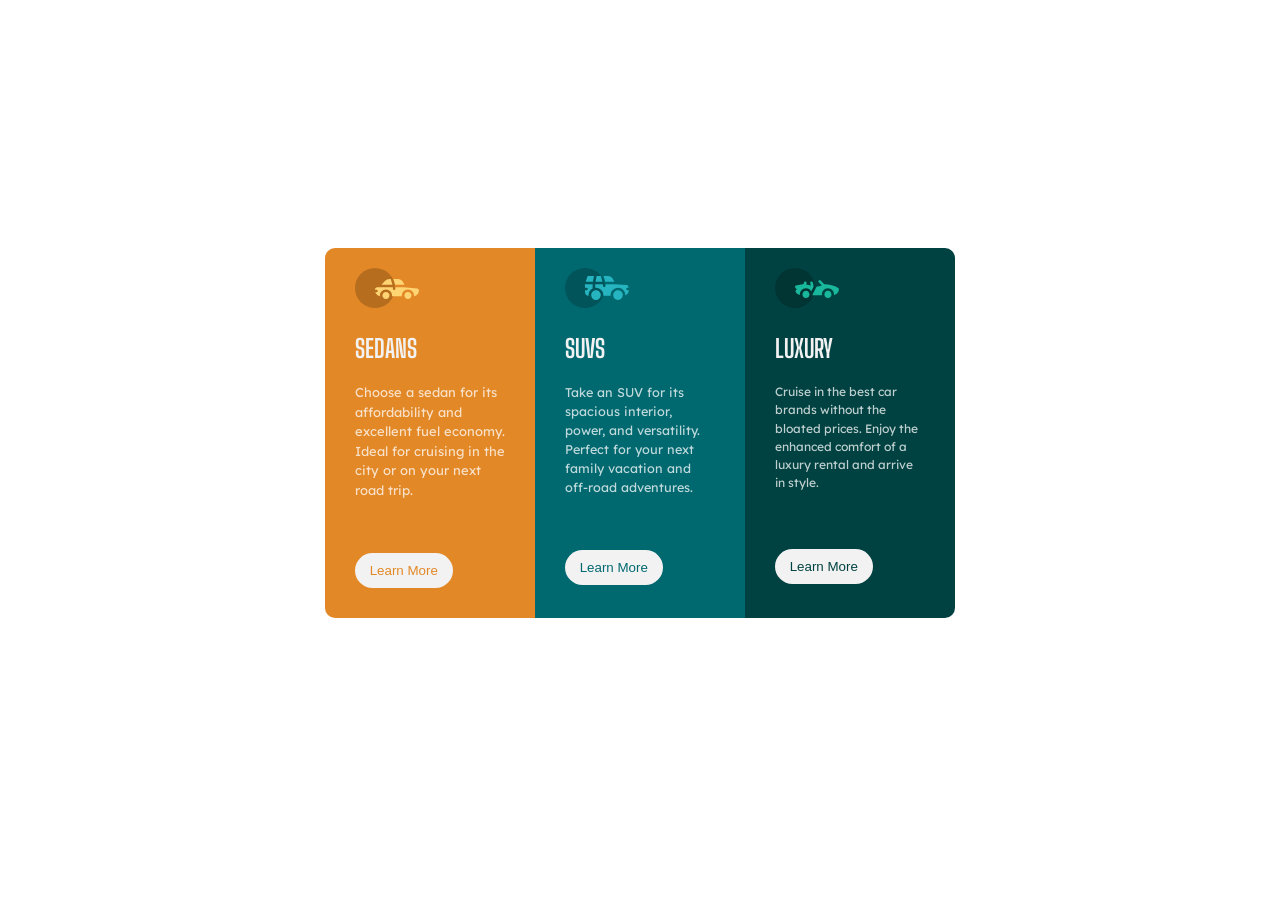
<file: cards-page/index.html>
<!DOCTYPE html>
<html lang="en">
<head>
    <meta charset="UTF-8">
    <meta http-equiv="X-UA-Compatible" content="IE=edge">
    <meta name="viewport" content="width=device-width, initial-scale=1.0">
    <title>Document</title>
    <link rel="stylesheet" href="style.css">
</head>
<body>
    <main>
<section class="card">

                <div class="div1">
                <img src="images/icon-sedans.svg">
                <h1>  SEDANS</h1>
               
                    <p>Choose a sedan for its affordability and excellent fuel economy. Ideal for cruising in the city 
                        or on your next road trip.</p>
              
              
                <button >
                   Learn More
                </button>
                </div>

                <div class="div2">
                    <img src="images/icon-suvs.svg">
                    <h1>  SUVS</h1>
            <p>          Take an SUV for its spacious interior, power, and versatility.
                    Perfect for your next family vacation and off-road adventures.  </p>
                    <button >
                        Learn More
                    </button>
                    </div>

                    
                <div class="div3">
                    <img src="images/icon-luxury.svg">
                    <h1>  LUXURY</h1>
                    <p>   Cruise in the best car brands without the bloated prices. Enjoy the enhanced comfort of a luxury 
                        rental and arrive in style.
                        </p>
                  
                        <button>Learn More</button>
                    
                    </div>

</section>



    </main>



</body>
</html>
</file>
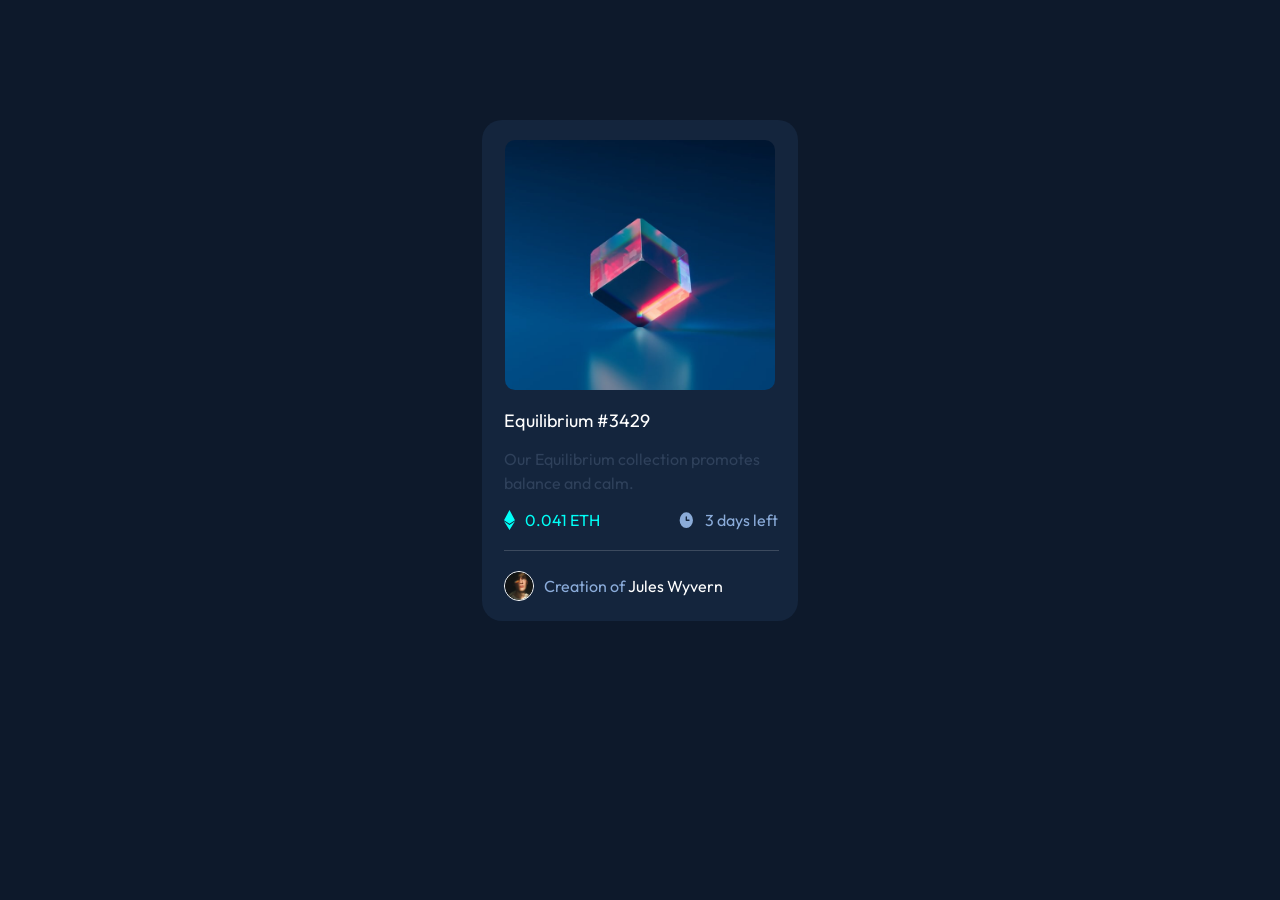
<file: nft-preview-card-component-main/index.html>
<!DOCTYPE html>
<html lang="en">
<head>
    <meta charset="UTF-8">
    <meta http-equiv="X-UA-Compatible" content="IE=edge">
    <meta name="viewport" content="width=device-width, initial-scale=1.0">
    <title>Document</title>
<link rel="stylesheet" href="style.css">

</head>
<body>
   <div class="card">

   <div class="cardimage"> 
<img src="images/image-equilibrium.jpg" >

</div>
<div class="word1">
<p>  Equilibrium #3429</p>
</div>
<div class="word2">
<p>Our Equilibrium collection promotes balance and calm.</p>
</div>
            <div class="colm">
            <div class="colm1">
                <img src="images/icon-ethereum.svg" >
                <p> 0.041 ETH</p>
            </div>

            <div class="colm2">
            <img src="images/icon-clock.svg" >
            <p>3 days left</p>
            </div>


            </div>
     <div class="czg"></div>       

<div class="imgg">
<img src="images/image-avatar.png" >
<p> <span id="se">Creation of </span>Jules Wyvern</p>
</div>


   </div> 



</body>
</html>
</file>
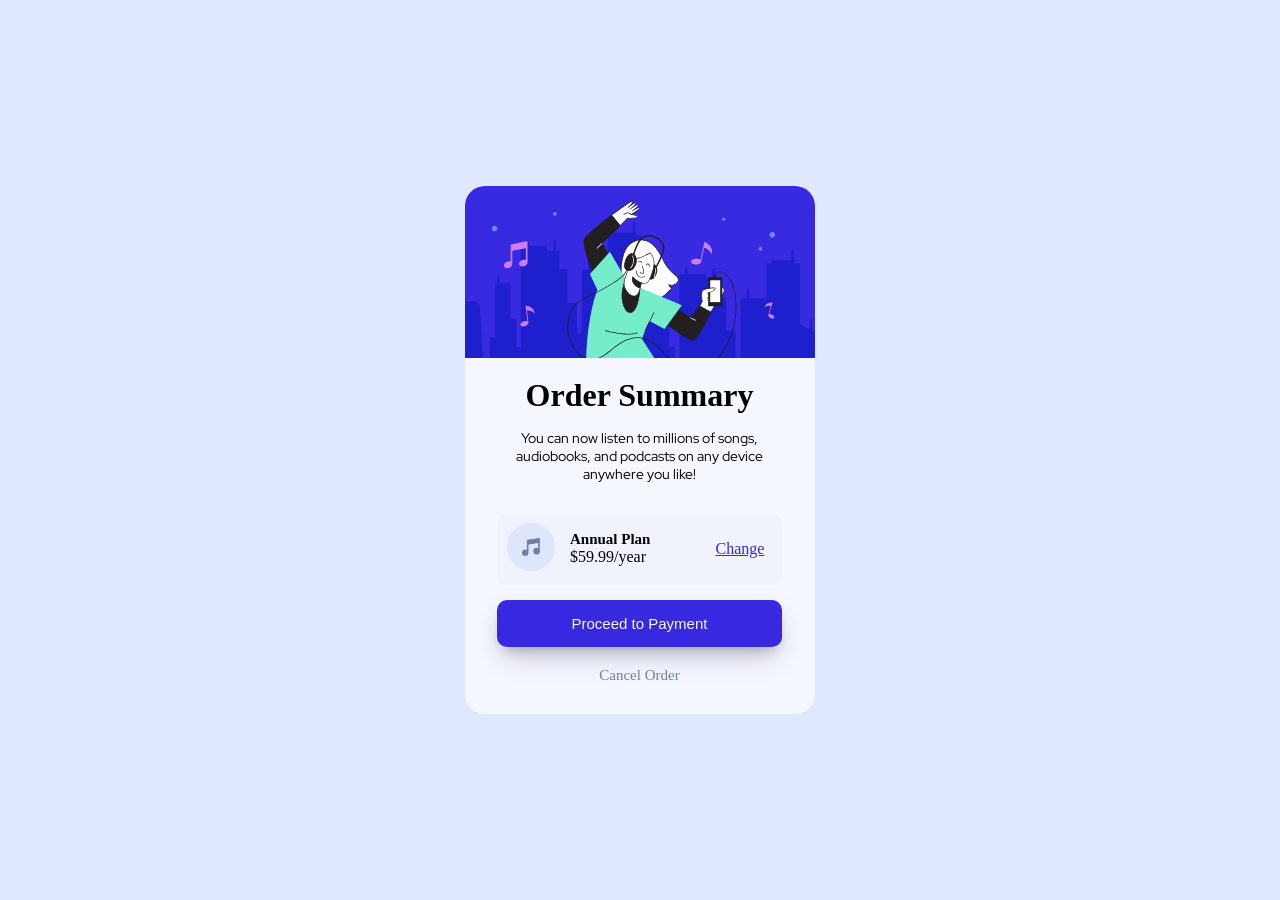
<file: order-summary-component-main/index.html>
<!DOCTYPE html>
<html lang="en">
<head>
    <meta charset="UTF-8">
    <meta http-equiv="X-UA-Compatible" content="IE=edge">
    <meta name="viewport" content="width=device-width, initial-scale=1.0">
    <title>Document</title>
<link rel="stylesheet" href="style.css">
</head>
<body>
    <div class="card">

            <div class="music">
            <img src="images/illustration-hero.svg" >
            </div>


                    <div class="yazı">
                    <h1>  Order Summary</h1>
                    </div>

                        <div class="yazı2">
                            <p>You can now listen to millions of songs, audiobooks, and podcasts on any 
                                device anywhere you like!
                              </p>
                        </div>

<div class="cont">
<div class="msc"><img src="images/icon-music.svg" ></div>

                        <div class="yazı3">
                        <h1>  Annual Plan</h1>
                        <p>  $59.99/year  </p>
                        </div>

                                <div class="a">
                                    <a href="#">Change</a>
                                </div>

</div>
<button class="butn">Proceed to Payment</button> 

<div class="btn"> Cancel Order</div> 

    </div>


</body>
</html>
</file>
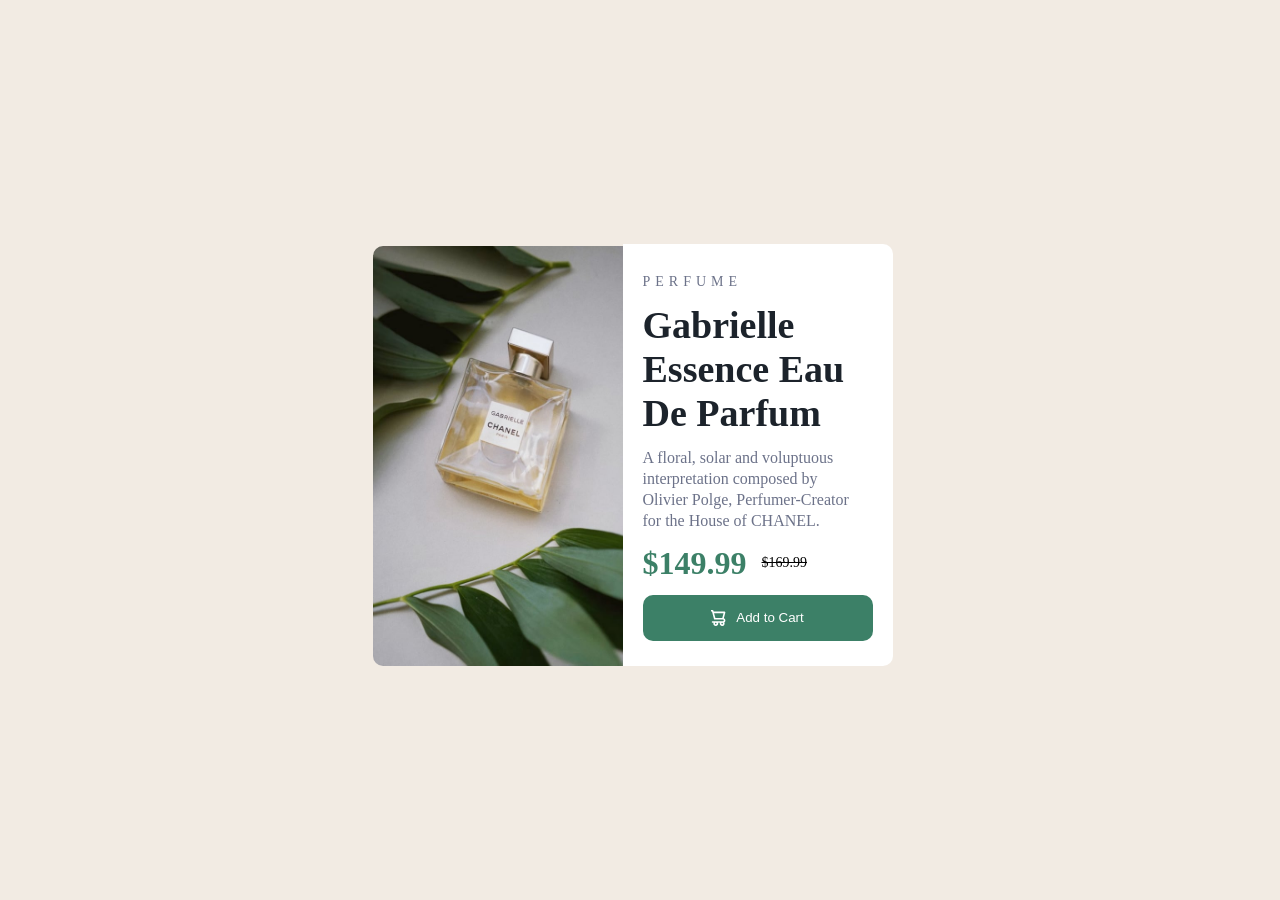
<file: product-preview-card-component-main/index.html>
<!DOCTYPE html>
<html lang="en">
<head>
    <meta charset="UTF-8">
    <meta http-equiv="X-UA-Compatible" content="IE=edge">
    <meta name="viewport" content="width=device-width, initial-scale=1.0">
    <title>parfum</title>
<link rel="stylesheet" href="style.css">
</head>
<body>
    <div class="container">
<div class="parfume">
<img id="oo" src="images/image-product-mobile.jpg">
<img id="uy" src="images/image-product-desktop.jpg" >
</div>
<div class="text">
<p class="a">PERFUME</p>
<h1 class="b">  Gabrielle Essence Eau De Parfum</h1>
<div class="d"> 
<p class="c">  A floral, solar and voluptuous interpretation composed by Olivier Polge, 
    Perfumer-Creator for the House of CHANEL.</p>
</div>
<div class="flexx">
<h1>$149.99</h1>
<p> $169.99</p>
</div>
<button>
    <img src="images/icon-cart.svg">
    <p>Add to Cart</p>
</button>
</div>


    </div>


</body>
</html>
</file>
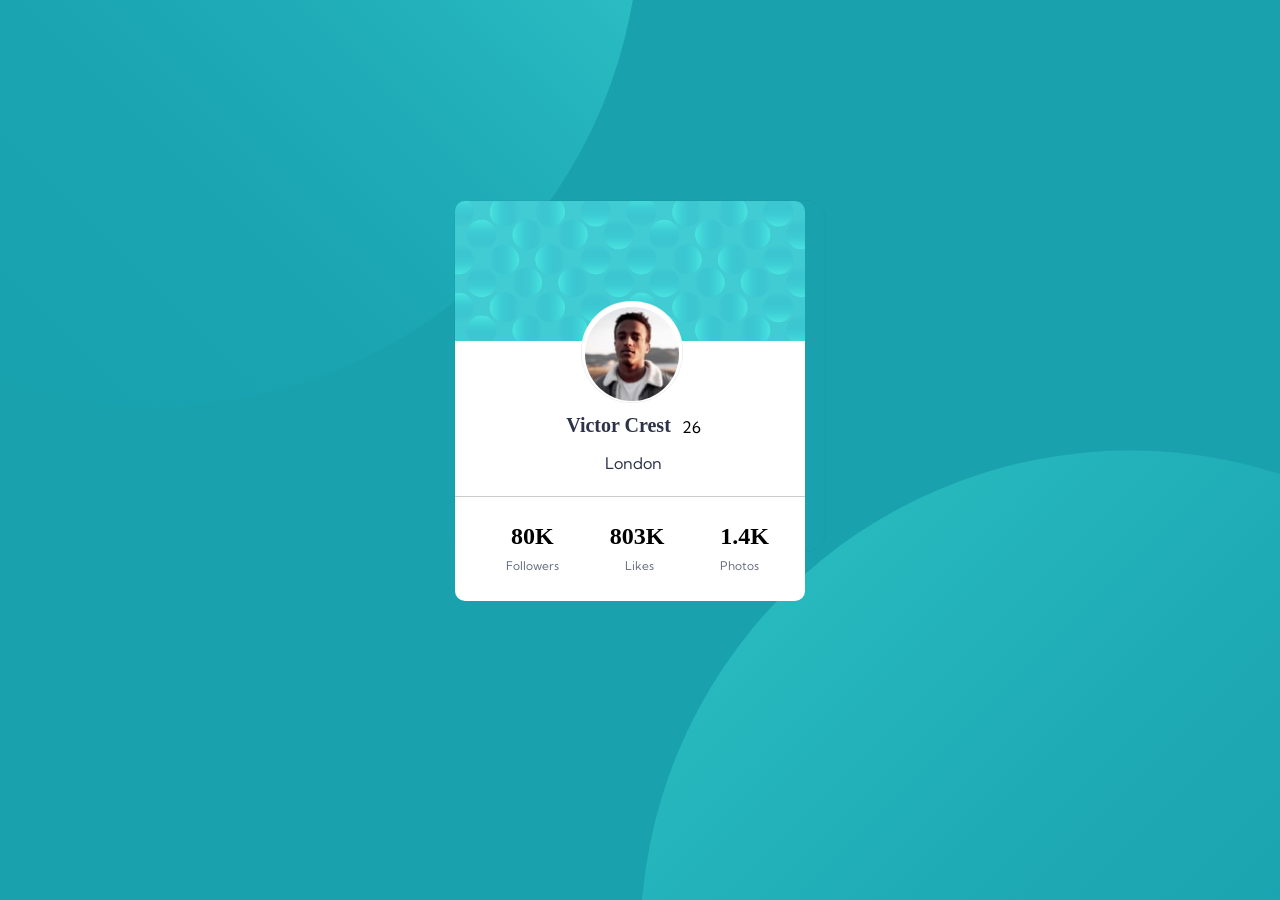
<file: profil sayfası/index.html>
<!DOCTYPE html>
<html lang="en">
<head>
    <meta charset="UTF-8">
    <meta http-equiv="X-UA-Compatible" content="IE=edge">
    <meta name="viewport" content="width=device-width, initial-scale=1.0">
    <title>HAKKIMDA</title>
    <link rel="stylesheet" href="style.css">
    <link rel="preconnect" href="https://fonts.googleapis.com">
<link rel="preconnect" href="https://fonts.gstatic.com" crossorigin>
<link href="https://fonts.googleapis.com/css2?family=Big+Shoulders+Display:wght@500;600;700&family=Fraunces:opsz,wght@9..144,700&family=Kumbh+Sans:wght@300&display=swap" rel="stylesheet">
<link rel="preconnect" href="https://fonts.googleapis.com">
<link rel="preconnect" href="https://fonts.gstatic.com" crossorigin>
<link href="https://fonts.googleapis.com/css2?family=Big+Shoulders+Display:wght@500;600;700&family=Fraunces:opsz,wght@9..144,700&family=Kumbh+Sans:wght@100&display=swap" rel="stylesheet">
</head>
<body>        
   
       
<div class="div1">
<div class="div2"> 
    <svg width="350" height="140" xmlns="http://www.w3.org/2000/svg" xmlns:xlink="http://www.w3.org/1999/xlink"><defs><linearGradient x1="50%" y1=".779%" x2="50%" y2="100%" id="c"><stop stop-color="#0989B4" stop-opacity="0" offset="0%"/><stop stop-color="#53FFEE" offset="99.94%"/></linearGradient><linearGradient x1="50%" y1=".779%" x2="50%" y2="100%" id="d"><stop stop-color="#0989B4" stop-opacity="0" offset="0%"/><stop stop-color="#53FFEE" offset="99.94%"/></linearGradient><path id="a" d="M0 0h350v140H0z"/></defs><g fill="none" fill-rule="evenodd"><mask id="b" fill="#fff"><use xlink:href="#a"/></mask><use fill="#41CBD3" xlink:href="#a"/><g mask="url(#b)" opacity=".5"><g transform="translate(-11 -4)"><ellipse fill="url(#c)" transform="rotate(90 60.479 14.8)" cx="60.479" cy="14.8" rx="14.8" ry="14.834"/><ellipse fill="url(#d)" transform="rotate(180 14.834 14.8)" cx="14.834" cy="14.8" rx="14.834" ry="14.8"/><ellipse fill="url(#d)" cx="151.767" cy="14.8" rx="14.834" ry="14.8"/><ellipse fill="url(#c)" transform="rotate(-90 106.123 14.8)" cx="106.123" cy="14.8" rx="14.8" ry="14.834"/><ellipse fill="url(#c)" transform="rotate(90 243.055 14.8)" cx="243.055" cy="14.8" rx="14.8" ry="14.834"/><ellipse fill="url(#d)" transform="rotate(180 197.411 14.8)" cx="197.411" cy="14.8" rx="14.834" ry="14.8"/><ellipse fill="url(#d)" cx="334.344" cy="14.8" rx="14.834" ry="14.8"/><ellipse fill="url(#c)" transform="rotate(-90 288.7 14.8)" cx="288.699" cy="14.8" rx="14.8" ry="14.834"/></g><g transform="translate(-11 91.63)"><ellipse fill="url(#c)" transform="rotate(90 60.479 14.8)" cx="60.479" cy="14.8" rx="14.8" ry="14.834"/><ellipse fill="url(#d)" transform="rotate(180 14.834 14.8)" cx="14.834" cy="14.8" rx="14.834" ry="14.8"/><ellipse fill="url(#d)" cx="151.767" cy="14.8" rx="14.834" ry="14.8"/><ellipse fill="url(#c)" transform="rotate(-90 106.123 14.8)" cx="106.123" cy="14.8" rx="14.8" ry="14.834"/><ellipse fill="url(#c)" transform="rotate(90 243.055 14.8)" cx="243.055" cy="14.8" rx="14.8" ry="14.834"/><ellipse fill="url(#d)" transform="rotate(180 197.411 14.8)" cx="197.411" cy="14.8" rx="14.834" ry="14.8"/><ellipse fill="url(#d)" cx="334.344" cy="14.8" rx="14.834" ry="14.8"/><ellipse fill="url(#c)" transform="rotate(-90 288.7 14.8)" cx="288.699" cy="14.8" rx="14.8" ry="14.834"/></g><g transform="translate(-11 43.815)"><ellipse fill="url(#c)" transform="rotate(-90 60.479 14.8)" cx="60.479" cy="14.8" rx="14.8" ry="14.834"/><ellipse fill="url(#d)" cx="14.834" cy="14.8" rx="14.834" ry="14.8"/><ellipse fill="url(#d)" cx="151.767" cy="14.8" rx="14.834" ry="14.8"/><ellipse fill="url(#c)" transform="rotate(90 106.123 14.8)" cx="106.123" cy="14.8" rx="14.8" ry="14.834"/><ellipse fill="url(#c)" transform="rotate(-90 243.055 14.8)" cx="243.055" cy="14.8" rx="14.8" ry="14.834"/><ellipse fill="url(#d)" cx="197.411" cy="14.8" rx="14.834" ry="14.8"/><ellipse fill="url(#d)" cx="334.344" cy="14.8" rx="14.834" ry="14.8"/><ellipse fill="url(#c)" transform="rotate(90 288.7 14.8)" cx="288.699" cy="14.8" rx="14.8" ry="14.834"/></g><g transform="translate(11.822 18.77)"><ellipse fill="url(#c)" transform="rotate(90 60.479 14.8)" cx="60.479" cy="14.8" rx="14.8" ry="14.834"/><ellipse fill="url(#d)" transform="rotate(180 14.834 14.8)" cx="14.834" cy="14.8" rx="14.834" ry="14.8"/><ellipse fill="url(#d)" cx="151.767" cy="14.8" rx="14.834" ry="14.8"/><ellipse fill="url(#c)" transform="rotate(-90 106.123 14.8)" cx="106.123" cy="14.8" rx="14.8" ry="14.834"/><ellipse fill="url(#c)" transform="rotate(90 243.055 14.8)" cx="243.055" cy="14.8" rx="14.8" ry="14.834"/><ellipse fill="url(#d)" transform="rotate(180 197.411 14.8)" cx="197.411" cy="14.8" rx="14.834" ry="14.8"/><ellipse fill="url(#d)" cx="334.344" cy="14.8" rx="14.834" ry="14.8"/><ellipse fill="url(#c)" transform="rotate(-90 288.7 14.8)" cx="288.699" cy="14.8" rx="14.8" ry="14.834"/></g><g transform="translate(11.822 114.4)"><ellipse fill="url(#c)" transform="rotate(90 60.479 14.8)" cx="60.479" cy="14.8" rx="14.8" ry="14.834"/><ellipse fill="url(#d)" transform="rotate(180 14.834 14.8)" cx="14.834" cy="14.8" rx="14.834" ry="14.8"/><ellipse fill="url(#d)" cx="151.767" cy="14.8" rx="14.834" ry="14.8"/><ellipse fill="url(#c)" transform="rotate(-90 106.123 14.8)" cx="106.123" cy="14.8" rx="14.8" ry="14.834"/><ellipse fill="url(#c)" transform="rotate(90 243.055 14.8)" cx="243.055" cy="14.8" rx="14.8" ry="14.834"/><ellipse fill="url(#d)" transform="rotate(180 197.411 14.8)" cx="197.411" cy="14.8" rx="14.834" ry="14.8"/><ellipse fill="url(#d)" cx="334.344" cy="14.8" rx="14.834" ry="14.8"/><ellipse fill="url(#c)" transform="rotate(-90 288.7 14.8)" cx="288.699" cy="14.8" rx="14.8" ry="14.834"/></g><g transform="translate(11.822 66.585)"><ellipse fill="url(#c)" transform="rotate(-90 60.479 14.8)" cx="60.479" cy="14.8" rx="14.8" ry="14.834"/><ellipse fill="url(#d)" cx="14.834" cy="14.8" rx="14.834" ry="14.8"/><ellipse fill="url(#d)" cx="151.767" cy="14.8" rx="14.834" ry="14.8"/><ellipse fill="url(#c)" transform="rotate(90 106.123 14.8)" cx="106.123" cy="14.8" rx="14.8" ry="14.834"/><ellipse fill="url(#c)" transform="rotate(-90 243.055 14.8)" cx="243.055" cy="14.8" rx="14.8" ry="14.834"/><ellipse fill="url(#d)" cx="197.411" cy="14.8" rx="14.834" ry="14.8"/><ellipse fill="url(#d)" cx="334.344" cy="14.8" rx="14.834" ry="14.8"/><ellipse fill="url(#c)" transform="rotate(90 288.7 14.8)" cx="288.699" cy="14.8" rx="14.8" ry="14.834"/></g></g></g></svg>
</div>
<div class="div3">
<div class="div4">
    <img id="oo" src="images/favicon-32x32.png" >
    <img id="kk" src="images/image-victor.jpg" >
</div>
  
  <h1>  Victor Crest  </h1> 
  <p> 26</p>
  <p id="yaa">London</p>
</div>
<div class="div5">

</div>
<div class="div6">
<h1>  80K</h1>
<h1>803K</h1>
<h1>1.4K</h1>
</div>
<div class="div7">
    <p>  Followers</p>
    <p>  Likes</p>
    <p>  Photos</p>
</div>
</div>


</body>



</html>
</file>
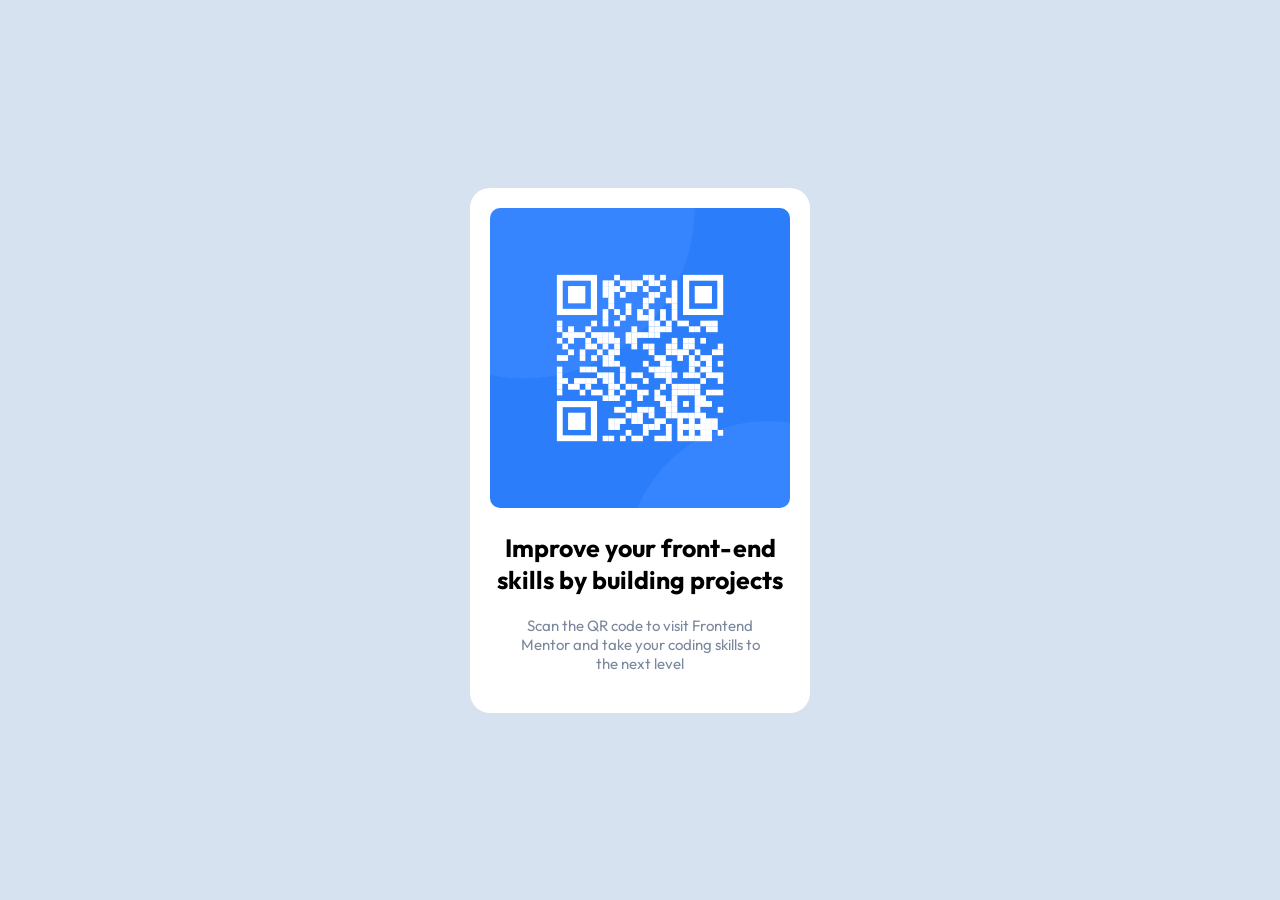
<file: qr-code-component-main/index.html>
<!DOCTYPE html>
<html lang="en">
<head>
    <meta charset="UTF-8">
    <meta http-equiv="X-UA-Compatible" content="IE=edge">
    <meta name="viewport" content="width=device-width, initial-scale=1.0">
    <title>Document</title>
<link rel="stylesheet" href="style.css">

</head>
<body>
  
    <div class="container">
<div class="image">
<img src="images/image-qr-code.png" >
</div>
<div class="yazı1">
<h1>Improve your front-end skills by building projects</h1>
</div>
<div class="yazı2">
     <p>Scan the QR code to visit Frontend Mentor and take your coding skills to the next level</p>
</div>

    </div>
    


</body>
</html>
</file>
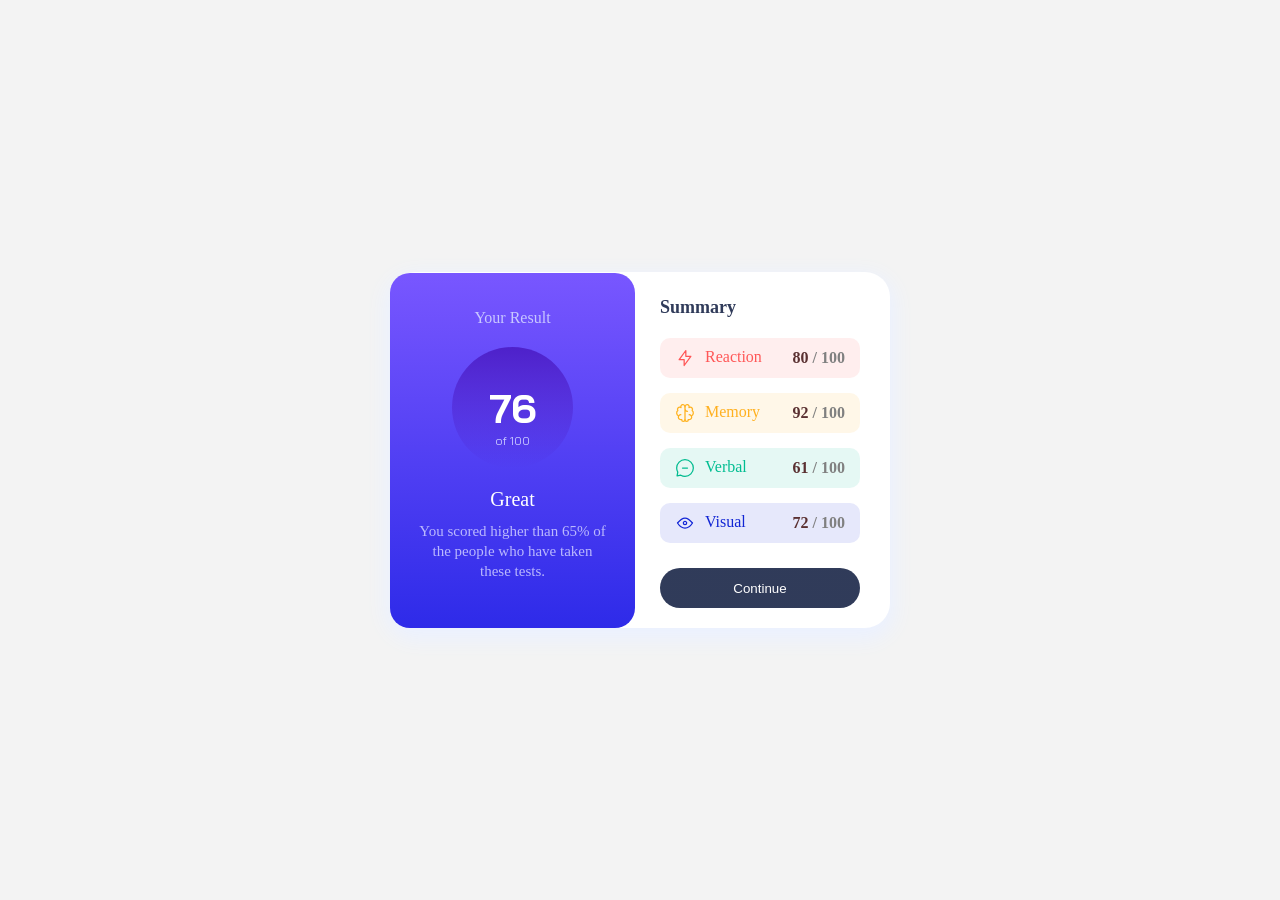
<file: results-summary-component-main/index.html>
<!DOCTYPE html>
<html lang="en">
<head>
    <meta charset="UTF-8">
    <meta http-equiv="X-UA-Compatible" content="IE=edge">
    <meta name="viewport" content="width=device-width, initial-scale=1.0">
    <title>Document</title>
<link rel="stylesheet" href="style.css">

</head>
<body>
    
    <div class="container">

        <div class="flex1">
            <p> Your Result</p>

                        <div class="daire">
            <p id="whit">76</p>
            <p id="gra">of 100</p>
                        </div>
                <div class="text">
                    <p id="ya">Great</p>
                    <p id="yaz">You scored higher than 65% of the people who have taken these tests.</p>
                 </div>
                

        </div>

        <div class="flex2">
<h1>Summary</h1>

            <div class="sütün">
                    
                <div class="s1">
                  
                    <div>
                    <img src="results-summary-component-main/assets/images/icon-reaction.svg">
                    <p>Reaction</p>
                  </div>

                    <p class="er">80 <span>  / 100</span></p>

                </div>

                <div class="s2">
                    <div class="as">
                      <img src="results-summary-component-main/assets/images/icon-memory.svg">
                      <p>Memory</p>
                    </div>
  
                      <p class="er">92 <span>  / 100</span></p>
  
                  </div>


                  <div class="s3">
                    <div>
                      <img src="results-summary-component-main/assets/images/icon-verbal.svg">
                      <p>Verbal</p>
                    </div>
  
                      <p class="er">61 <span>  / 100</span></p>
  
                  </div>

                  <div class="s4">
                    <div>
                      <img src="results-summary-component-main/assets/images/icon-visual.svg">
                      <p>Visual</p>
                    </div>
  
                      <p class="er">72 <span>  / 100</span></p>
  
                  </div>
                  <button class="btn">Continue</button>

            </div>

           

        </div>


    </div>



</body>
</html>
</file>
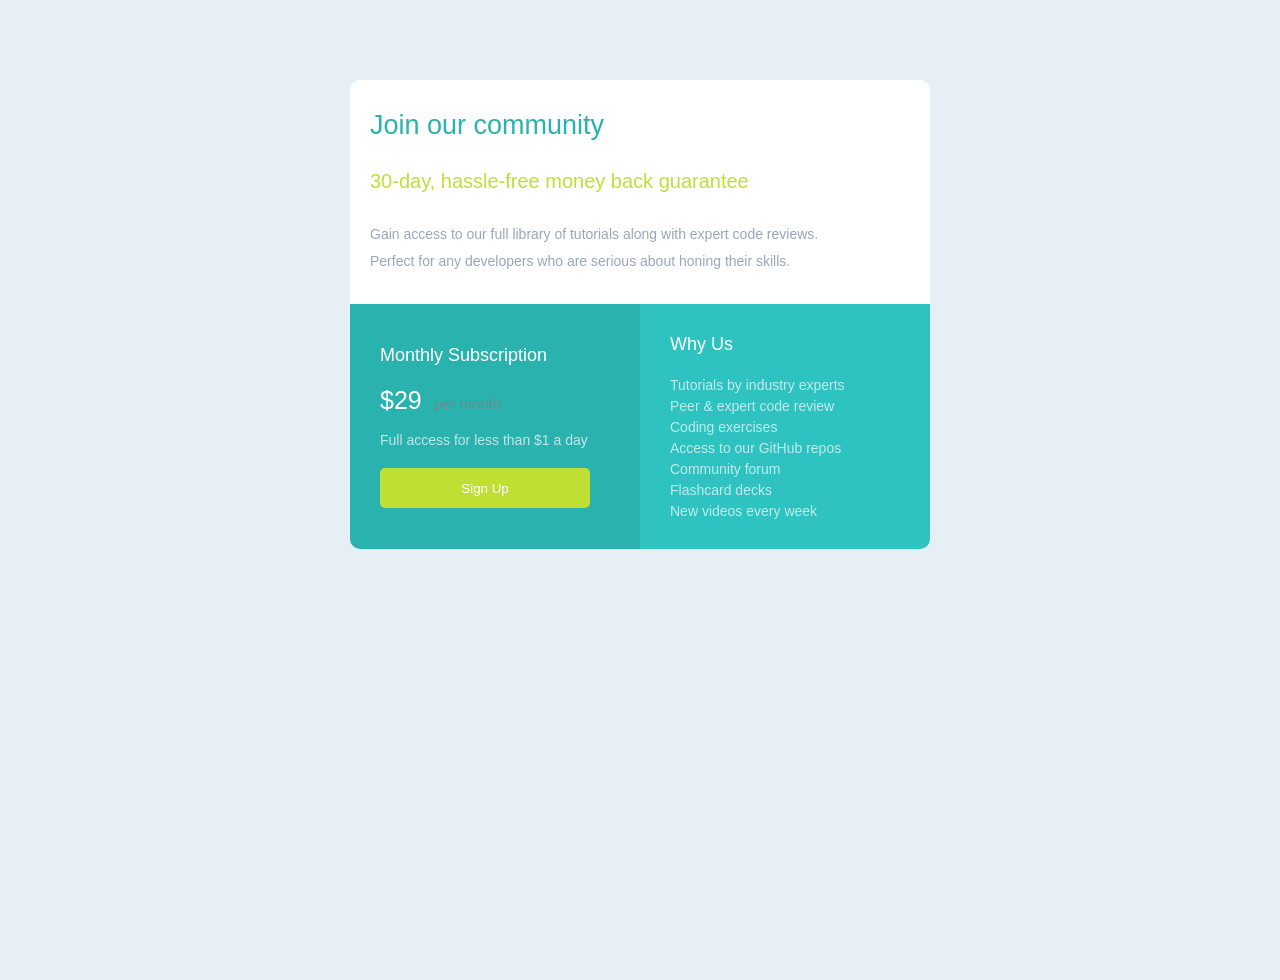
<file: single-price-grid-component-master/index.html>
<!DOCTYPE html>
<html lang="en">
<head>
    <meta charset="UTF-8">
    <meta http-equiv="X-UA-Compatible" content="IE=edge">
    <meta name="viewport" content="width=device-width, initial-scale=1.0">
    <link rel="stylesheet" href="style.css">
    <title>Document</title>

</head>
<body>
    <div class="anadiv">

        <div class="div1">
<p id="a"> Join our community</p>
<p  id="b">  30-day, hassle-free money back guarantee</p>
<p id="c">Gain access to our full library of tutorials along with expert code reviews. 
    Perfect for any developers who are serious about honing their skills.
  </p>
        </div>


        <div class="div2">

            <div class="div3">
<p id="aa"> Monthly Subscription</p>
<p id="bb">  $29 <span> per month</span></p>
<p id="cc">  Full access for less than $1 a day</p>
<button> Sign Up</button>

            </div>

            <div class="div4">
<p>  Why Us</p>
<p id="gr">  Tutorials by industry experts
    Peer & expert code review
    Coding exercises <br>
    Access to our GitHub repos
    Community forum <br>
    Flashcard decks <br>
    New videos every week</p>
            </div>

        </div>


    </div>


    
</body>
</html>
</file>
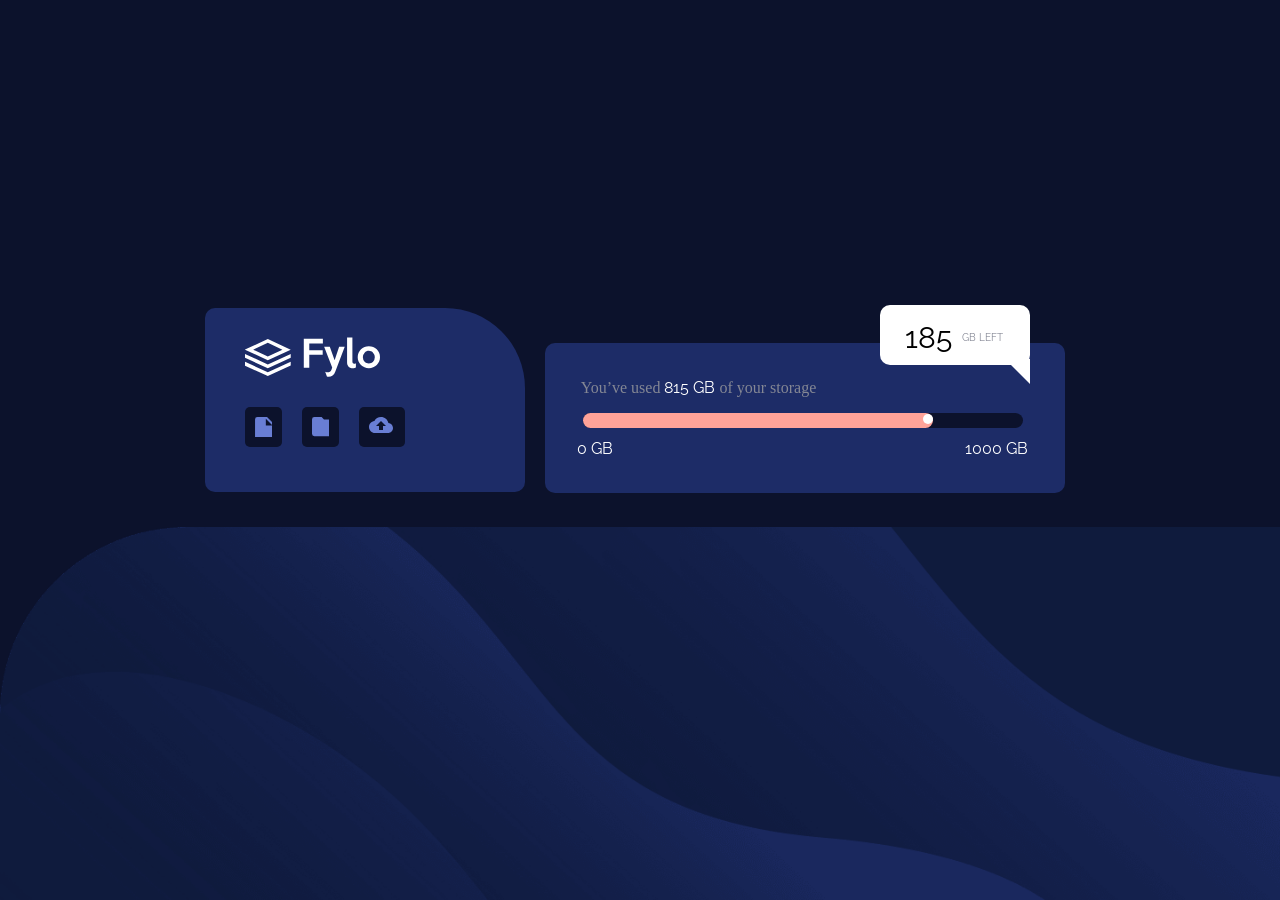
<file: fylo-data-storage-component-master/fylo-data-storage-component-master/index.html>
<!DOCTYPE html>
<html lang="en">
<head>
    <meta charset="UTF-8">
    <meta http-equiv="X-UA-Compatible" content="IE=edge">
    <meta name="viewport" content="width=device-width, initial-scale=1.0">
    <link rel="stylesheet" href="style.css">
    <title>Document</title>
</head>
<body>
    <div class="container">
       
<div class="div1">
    <div class="div2">
        <svg xmlns="http://www.w3.org/2000/svg" width="135" height="40"><path fill="#FFF" fill-rule="evenodd" d="M0 12.593v.1L22.823 23.28l22.903-10.624v-.027L22.823 2.006 0 12.593zm8.228.05l14.595-6.77 14.597 6.77-14.597 6.77-14.595-6.77zm14.595 14.75L0 16.962v3.857l22.823 10.453 22.903-10.488v-3.858L22.823 27.392zm0 7.822L0 24.785v3.858l22.823 10.454 22.903-10.49V24.75L22.823 35.215zM129.796 20.17a6.604 6.604 0 00-1.752-4.533 5.888 5.888 0 00-1.897-1.36 5.554 5.554 0 00-2.313-.49c-.819 0-1.59.164-2.313.49a5.886 5.886 0 00-1.897 1.36 6.605 6.605 0 00-1.753 4.533 6.604 6.604 0 001.753 4.533 5.886 5.886 0 001.897 1.36c.723.326 1.494.49 2.313.49.82 0 1.59-.164 2.313-.49a5.888 5.888 0 001.897-1.36 6.603 6.603 0 001.753-4.533zm5.204 0c0 1.571-.29 3.028-.867 4.37a10.654 10.654 0 01-2.385 3.48 11.348 11.348 0 01-3.56 2.322 11.19 11.19 0 01-4.354.852c-1.542 0-2.987-.284-4.336-.852a11.241 11.241 0 01-3.541-2.34 10.86 10.86 0 01-2.385-3.499c-.578-1.341-.868-2.786-.868-4.333 0-1.523.296-2.956.886-4.297a11.322 11.322 0 012.403-3.518 11.087 11.087 0 013.541-2.357 10.966 10.966 0 014.3-.852c1.542 0 2.993.284 4.354.852a11.347 11.347 0 013.56 2.321 10.605 10.605 0 012.385 3.5c.578 1.353.867 2.804.867 4.35zM110.898 30.54c-.41.193-.874.35-1.392.471a7.05 7.05 0 01-1.608.182c-.77 0-1.511-.103-2.222-.308a4.864 4.864 0 01-1.86-.998c-.53-.459-.952-1.057-1.266-1.795-.313-.737-.47-1.625-.47-2.665V.552h5.313v23.97c0 .87.174 1.468.523 1.794.35.327.765.49 1.247.49.602 0 1.18-.181 1.735-.544v4.28zM99.732 9.654l-9.395 24.912c-.699 1.862-1.614 3.203-2.747 4.025-1.132.822-2.481 1.233-4.047 1.233a6.426 6.426 0 01-1.626-.217l-1.734-4.86c.409.194.83.345 1.264.454.434.109.843.163 1.229.163.819 0 1.566-.187 2.24-.562.675-.375 1.193-1.07 1.554-2.085l.723-2.103-8.058-20.96h5.673l4.806 13.49 4.517-13.49h5.6zM77.87 6.499H64.283v6.745h13.406v4.569H64.283V30.65H58.79V1.676h19.08v4.823z"/></svg>
  
    </div>

<div class="div3">
    <svg xmlns="http://www.w3.org/2000/svg" width="20" height="24"><path fill="#697ED4" d="M12.028 0H2.436A2.387 2.387 0 00.049 2.398L.037 21.583a2.387 2.387 0 002.387 2.398h14.4a2.397 2.397 0 002.398-2.398V7.194L12.028 0zM10.83 8.393V1.8l6.595 6.594h-6.595z"/></svg>
    <svg xmlns="http://www.w3.org/2000/svg" width="24" height="20"><path fill="#697ED4" d="M21.6 2.4H12L9.6 0H2.4A2.39 2.39 0 00.012 2.4L0 16.8a2.4 2.4 0 002.4 2.4h19.2a2.4 2.4 0 002.4-2.4v-12a2.4 2.4 0 00-2.4-2.4z"/></svg>
    <svg id="semih" xmlns="http://www.w3.org/2000/svg" width="20" height="20"><path fill="#697ED4" d="M19.4 6c-.7-3.4-3.7-6-7.4-6-2.9 0-5.4 1.6-6.6 4C2.3 4.4 0 6.9 0 10c0 3.3 2.7 6 6 6h13c2.8 0 5-2.2 5-5 0-2.6-2.1-4.8-4.6-5zM14 9v4h-4V9H7l5-5 5 5h-3z"/></svg>
</div>


</div>

<div class="div4">
<p> You’ve used <span class="aa">815 GB </span>  of your storage</p>

<div class="div5">
 
<div>     <span id="topp"> </span> </div>  
</div>

<div class="div6">
<p class="ou"> 0 GB</p>
<p class="ouo">1000 GB</p>
</div>

<div class="div8">
    <p>185 <span id="üü">  GB LEFT</span></p>
</div>

</div>






    </div>



</body>
</html>
</file>
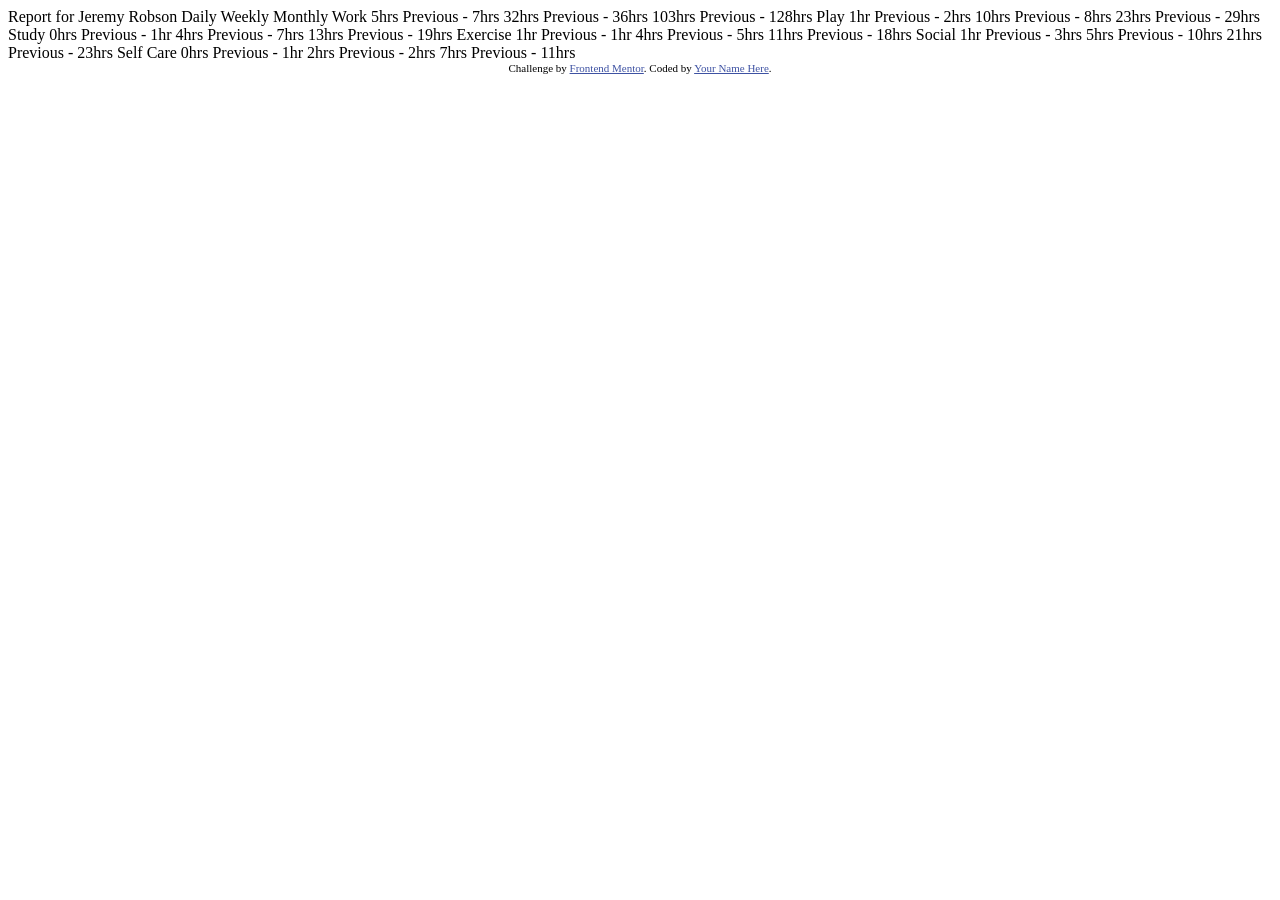
<file: time-tracking-dashboard-main/time-tracking-dashboard-main/index.html>
<!DOCTYPE html>
<html lang="en">
<head>
  <meta charset="UTF-8">
  <meta name="viewport" content="width=device-width, initial-scale=1.0"> <!-- displays site properly based on user's device -->

  <link rel="icon" type="image/png" sizes="32x32" href="./images/favicon-32x32.png">
  
  <title>Frontend Mentor | Time tracking dashboard</title>

  <!-- Feel free to remove these styles or customise in your own stylesheet 👍 -->
  <style>
    .attribution { font-size: 11px; text-align: center; }
    .attribution a { color: hsl(228, 45%, 44%); }
  </style>
</head>
<body>

  Report for
  Jeremy Robson

  Daily
  Weekly
  Monthly

  Work
  5hrs <!-- daily -->
  Previous - 7hrs <!-- daily -->
  32hrs <!-- weekly -->
  Previous - 36hrs <!-- weekly -->
  103hrs <!-- monthly -->
  Previous - 128hrs <!-- monthly -->

  Play
  1hr <!-- daily -->
  Previous - 2hrs <!-- daily -->
  10hrs <!-- weekly -->
  Previous - 8hrs <!-- weekly -->
  23hrs <!-- monthly -->
  Previous - 29hrs <!-- monthly -->

  Study
  0hrs <!-- daily -->
  Previous - 1hr <!-- daily -->
  4hrs <!-- weekly -->
  Previous - 7hrs <!-- weekly -->
  13hrs <!-- monthly -->
  Previous - 19hrs <!-- monthly -->

  Exercise
  1hr <!-- daily -->
  Previous - 1hr <!-- daily -->
  4hrs <!-- weekly -->
  Previous - 5hrs <!-- weekly -->
  11hrs <!-- monthly -->
  Previous - 18hrs <!-- monthly -->

  Social
  1hr <!-- daily -->
  Previous - 3hrs <!-- daily -->
  5hrs <!-- weekly -->
  Previous - 10hrs <!-- weekly -->
  21hrs <!-- monthly -->
  Previous - 23hrs <!-- monthly -->

  Self Care
  0hrs <!-- daily -->
  Previous - 1hr <!-- daily -->
  2hrs <!-- weekly -->
  Previous - 2hrs <!-- weekly -->
  7hrs <!-- monthly -->
  Previous - 11hrs <!-- monthly -->

  
  <div class="attribution">
    Challenge by <a href="https://www.frontendmentor.io?ref=challenge" target="_blank">Frontend Mentor</a>. 
    Coded by <a href="#">Your Name Here</a>.
  </div>
</body>
</html>
</file>
<file: cards-page/style.css>
@import url('https://fonts.googleapis.com/css2?family=Bai+Jamjuree:wght@400;600&family=Lexend+Deca&display=swap');
@import url('https://fonts.googleapis.com/css2?family=Bai+Jamjuree:wght@400;600&family=Big+Shoulders+Display:wght@700&display=swap');

body{
    display: flex;
    align-items: center;
    justify-content: center;
    min-height: 100vh;
}
main{
    display: flex;
    flex-direction: column;
    justify-content: center;
    align-items: center;
    
}
.card{
   margin-bottom: 50px;
   max-width: 220px;
}
.div1{
 background-color:hsl(31, 77%, 52%) ;   
 padding-left: 30px;
 padding-right: 30px;
 border-radius: 10px 10px 0px 0px;
}
.div1>h1{
    text-transform: uppercase;
    font-size: 25px;
  color:  hsl(0, 0%, 95%);
  font-family: "Big Shoulders Display", "cursive";;
  text-transform: uppercase;
}
.div1 img{
    padding-top: 20px;
}
.div1>p{
   max-width:  150px;
   min-width: 10vw;
    text-align: left;
    font-weight: 400;
    font-size: 10px;
    color:hsla(0, 0%, 100%, 0.75);
    line-height: 1rem;
    font-family: "Lexend Deca", sans-serif;;
    padding-bottom: 10px;
}
    
    .div1 button{
       margin-bottom: 30px;
       border: none;
       background-color: hsl(0, 0%, 95%);;
       border-radius: 50px;
    width:  65%;
      padding: 10px 0px 10px 0px ;
      color:hsl(31, 77%, 52%);
     
      
    }

    .div2{
        background-color: hsl(184, 100%, 22%) ;   
        padding-left: 30px;
        padding-right: 5px;
       }
       .div2>h1{
        text-transform: uppercase;
        font-size: 25px;
      color:  hsl(0, 0%, 95%);
      font-family: "Big Shoulders Display", "cursive";;
      text-transform: uppercase;
       }
       .div2 img{
           padding-top: 20px;
       }
       .div2>p{
        max-width:  160px;
        min-width: 10vw;
           text-align: left;
           font-weight: 400;
           font-size: 10px;
           color:hsla(0, 0%, 100%, 0.75);
           line-height: 1rem;
           font-family: "Lexend Deca", sans-serif;;
           padding-bottom: 10px;
           }
           .div2 button{
            margin-bottom: 30px;
            border: none;
            background-color: hsl(0, 0%, 95%);;
            border-radius: 50px;
         width:  65%;
           padding: 10px 0px 10px 0px ;
           color:hsl(184, 100%, 22%);
           }

           .div3{
            background-color: hsl(179, 100%, 13%) ;   
            padding-left: 30px;
            padding-right: 20px;
            border-radius: 0px 0px 10px 10px;

           }
           .div3>h1{
            text-transform: uppercase;
            font-size: 25px;
          color:  hsl(0, 0%, 95%);
          font-family: "Big Shoulders Display", "cursive";;
          text-transform: uppercase;
           }
           .div3 img{
               padding-top: 20px;
           }
           .div3>p{
            font-weight: 400;
            font-size: 10px;
            color:hsla(0, 0%, 100%, 0.75);
            line-height: 1rem;
            font-family: "Lexend Deca", sans-serif;;
               text-align: left;
               max-width:  148px;
               min-width: 10vw;
               }
               .div3 button{
                  margin-bottom: 30px;
                  border: none;
                  background-color: hsl(0, 0%, 95%);;
                  border-radius: 50px;
               width:  65%;
                 padding: 10px 0px 10px 0px ;
                 color:hsl(179, 100%, 13%);
               }
               @media screen and (min-width:768px) {
                .card{
                    display: flex;

                    flex-direction: row;
                    max-width: 750px;
                }
                .div1{
                  border-radius: 10px 0px 0px 10px;
                }
.div1>p{
  max-width:  150px;
   min-width: 11vw;
   font-size: 13px;
   line-height: 1.5;
}
.div1>button{
  margin-top: 30px;
}
.div2{
  padding-right: 30px;
}
.div2>button{
  margin-top: 30px;
}
.div2>p{
  max-width:  150px;
  min-width: 11.6vw;
  font-size: 12.7px; 
  line-height: 1.5;
}
.div3{
  padding-right: 30px;
  border-radius: 0px 10px 10px 0px;
}
.div3>p{
  max-width:  150px;
  min-width: 11vw;
  font-size: 12.1px; 
  line-height: 1.5;
}
.div3>button{
  margin-top: 45px;

}
               }
</file>
<file: nft-preview-card-component-main/style.css>
@import url('https://fonts.googleapis.com/css2?family=Outfit:wght@300;400;600&display=swap');

*{
    box-sizing: border-box;
    padding: 0;
    margin: 0;
    font-family: 'Outfit';
}
html.body{
    height: 100%;
}

body{
    display: flex;
    justify-content: center;
    align-items: center;
    background-color: hsl(217, 54%, 11%);
}
.card{
    display: flex;
    flex-direction: column;
    
    justify-content: flex-start;
    background-color:hsl(216, 50%, 16%) ;
    margin-top: 70px;
    gap: 15px;
    padding-left: 22px;
    margin-right: 30px;
    margin-left: 30px;
    padding-right: 20px;
    border-radius: 20px;
    max-width: 316px;
}
.cardimage{
    padding-top: 20px;
}
.cardimage>img{
    width: 270px;
    height: 250px;
    border-radius: 10px;
}
.word1>p{
    color:hsl(0, 0%, 100%);
    font-size: 18px;
}
.word2>p{
    line-height: 1.5;
    color: hsl(215, 32%, 27%);
    font-size: 16px;
}
.colm{
    display: flex;
justify-content: space-between;
  align-items: center;  
}
.colm1{
    display: flex;
    gap: 10px;
}.colm1>p{
color: hsl(178, 100%, 50%);
}
.colm2>p{
    color: hsl(215, 51%, 70%) ;
}
.imgg{
    display: flex;
    justify-content: flex-start;
}
.imgg>img{
    width: 30px;
    border: 1px solid white;
   border-radius: 50%;
}
.colm2{
    display: flex;
    gap: 10px;
}
.czg{
    width: 270px;
   height: 1px;
    background-color: hsla(0, 0%, 100%, 0.168);
 margin-top: 5px;
}
.imgg{
    display: flex;
    gap: 10px;
    padding-bottom: 20px;
    margin-top: 5px;
}
.imgg>p{
    margin-top: 5px;
    color:hsl(0, 0%, 100%);
}
#se{
    color: hsl(215, 51%, 70%);
}


@media screen and (min-width:768px) {
.card{
    width: 320px;
    margin-top: 120px;
}

.czg{
    width: 275px;
}
.cardimage>img{
margin-left: 1px;
}
.cardimage>img:hover{
    cursor: pointer;
    }
.word1>p:hover{
    color: hsl(178, 100%, 50%);
    cursor: pointer;
}
.imgg>p:hover{
    color: hsl(178, 100%, 50%);
    cursor: pointer
   
}
.cardimage{
    position: relative;
    border-radius: 10px;
    overflow: hidden;
    cursor: pointer;
}

}
</file>
<file: order-summary-component-main/style.css>
@import url('https://fonts.googleapis.com/css2?family=Red+Hat+Display:wght@500;700;900&display=swap');
*{
    padding: 0;
    margin: 0;
    box-sizing: border-box;
}
html,body{
    height: 100%;
}
body{
    display: flex;
    align-items: center;
    justify-content: center;
   background-color:   hsl(225, 100%, 94%);
}
.card{
    background-color: hsl(225, 100%, 98%) ;
    margin-left: 10px;
    padding-right: 50px;
    margin-left: 20px;
    padding-right: 0px;
    margin-right: 21px;
    display: flex;
    flex-direction: column;
    gap: 15px;
    align-items: center;
    justify-content: center;
    border-radius: 20px;
}
.music>img{
    width: 350px;
   border-radius: 20px 20px 0px 0px;
}
.yazı2{
    width: 270px;
    padding-bottom: 15px;
}
.yazı2>p{
    text-align: center;
    font-size: 16px;
    font-family: 'Red Hat Display', sans-serif;
}
.cont{
    background-color: hsla(224, 23%, 55%, 0.034) ;
    display: flex;
    padding: 10px;
    gap:15px;
    align-items: center;
    border-radius: 10px;
}
.yazı3{
    padding-right: 30px;
}
.yazı3>h1{
    font-size: 15px;
}
.a{
    padding-left: 20px;
}
.butn{
    background-color: hsl(245, 75%, 52%);
    padding: 15px;
    padding-left: 70px;
    padding-right: 70px;
    border-radius: 10px;
    border: none;
    color:hsl(225, 100%, 98%) ;
    font-size: 15px;
    box-shadow: rgb(50 50 93 / 25%) 0px 13px 27px -5px, rgb(0 0 0 / 30%) 0px 8px 16px -8px;
}
.btn{
border: none;
color:  hsl(224, 23%, 55%);
font-size: 15px;
margin-bottom: 30px;
margin-top: 5px;
    
}
.a>a{
  color: hsl(245, 75%, 52%)  ;
}
@media screen and (min-width:768px) {
    .a>a:hover{
text-decoration: none;
color:  hsl(245, 75%, 52%);
    }
    .butn:hover{
        
    
    cursor: pointer;
    }
    .yazı2{
        width: 300px;
        
    }
    .yazı2>p{
        font-size: 14px;
    }
    .cont{
      width: 285px;
    }
  .butn{
    padding-left: 75px;
    padding-right: 75px;
  }
  .btn:hover{
cursor: pointer;
color: var(--desaturated-blue); ;
font-weight: 700;
  }
}
</file>
<file: product-preview-card-component-main/style.css>
@import url('https://fonts.googleapis.com/css2?family=Montserrat:wght@500;700&display=swap');
*{
    padding: 0;
    margin: 0;
    box-sizing: border-box;
}
html,body{
    height: 100%;
}
body{
    display: flex;
    align-items: center;
    justify-content: center;
    background-color: hsl(30, 38%, 92%);

}
.container{
    margin-top: 10px;
    display: flex;
    flex-direction: column;
    align-items: center;
    justify-content: center;
    margin-left: 5px;
    
}

.parfume{
margin-left: -20px;
height: 236px;

}
.parfume>img{
     width: 340px;

  border-radius: 10px 10px 0px 0px;
  height: 236px;
}
.text{
   display: flex;
   flex-direction: column;
   align-items: flex-start;
   justify-content: center; 
   background-color: hsl(0, 0%, 100%);
   gap: 13px;
 width: 340px;
 margin-left: -20px;
 padding-left: 20px;
 border-radius: 0px 0px 10px 10px;
}
.a{
    padding-top: 20px;
font-family: 'Fraunces', serif;
    font-size: 14px;
    color: hsl(228, 12%, 48%);
    letter-spacing: 5px;
}
.b{
    font-size: 38px;
    font-weight: 700;
    font-family: 'Fraunces', serif;
    color:  hsl(212, 21%, 14%);
}
.c{
   font-family: 'Fraunces', serif;
    font-size: 18px;
    color: hsl(228, 12%, 48%);
    line-height: 1.3;
  
}
 .d{
    padding-right: 20px;
 }
 .flexx{
    display: flex;
    align-items: center;
    justify-content: center;
    gap: 15px;
 }
 .flexx>h1{
    color:  hsl(158, 36%, 37%);
 }
 .flexx>p{
    font-size: 14px;
    text-decoration:line-through;
 }
 #uy{
    display: none;
 }
 button{
    width: 300px;
    display: flex;
    align-items: center;
    justify-content: center;
    gap: 10px;
    background-color:  hsl(158, 36%, 37%);
    padding-top: 15px;
    padding-bottom: 15px;
    border-radius: 10px;
    margin-bottom: 25px;
border: none; 
}
 button>p{
    color:hsl(0, 0%, 100%);
 }
 @media screen and (min-width:768px) {
    .container{
        display: flex;
 flex-direction: row;
    }
.parfume{
    height: 377px;
    margin-top: -42px;
}
#oo{
    display: none;
}
#uy{
   height: 420.2px;
    width: 270px;
    display: block;
    border-radius: 10px 0px 0px 10px;
 padding-right: 20px;
}
.text{
    border-radius: 0px 10px 10px 0px;
    width: 270px;
}
.a{
 padding-top: 30px;
}
button{
    width: 230px;
}
.c{
    font-family: 'Fraunces', serif;
     font-size: 16px;
     color: hsl(228, 12%, 48%);
     line-height: 1.3;
   
 }
  .d{
     padding-right: 35px;
  }
  button:hover{
    background-color: hsl(212, 21%, 14%);
  }
 }
</file>
<file: profil sayfası/style.css>
@import url('https://fonts.googleapis.com/css2?family=Big+Shoulders+Display:wght@500;600;700&family=Fraunces:opsz,wght@9..144,700&family=Kumbh+Sans:wght@100;300&display=swap');


body{
    background-color:  hsl(185, 75%, 39%);
    overflow: hidden;
background-image: url(images/bg-pattern-top.svg),url(images/bg-pattern-bottom.svg);
background-repeat: no-repeat,no-repeat;
background-position: right 50vw bottom 17vh,left 50vw top 50vh;



}
.div1{
    width: 370px;
    height: 350px;
    border: 1px solid rgba(0, 0, 0, 0.036);
    margin: 0px auto;
  margin-top: 200px;
   border-radius: 20px;

display: block;
}
.div2{
    height: 100px;
    border-radius: 20px;
    
}
.div2>svg{
    border-radius:10px 10px 0px 0px;
}
.div3{
    height: 300px;
    background-color: white;
    border-radius: 0px 0px 10px 10px;
   width: 350px;
}
.div4{
    
    margin-left: 130px;


background-color: white;
}
.div4>img{
    border-radius: 50px;
}
.div3>h1{

    font-weight:  700;
    font-size: 20px;
text-align: center;
margin-left: -23px;
color:hsl(229, 23%, 23%);
}
.div3>p{
margin-top :-34px ;
display:block;
margin-left: 227px;
font-family: 'Kumbh Sans', sans-serif;

}
#yaa{
    margin-top: 10px;
    margin-left: 150px;
    color: hsl(229, 23%, 23%);
}
.div5{
    border-bottom: 1px solid rgba(0, 0, 0, 0.2);
    margin-top: -105px;
    width: 350px;
}
.div6{
    display: flex;
    justify-content:space-evenly;
    font-weight:  400;
    font-size: 12px;
   margin-top: 10px;
}
.div6>h1{
    font-style: 'Fraunces', serif;;
}
.div7{
    display: flex;
    justify-content: space-evenly;
    font-weight:  400;
    font-size: 12px;
    margin-top: -20px;
    margin-left: -15px;
}
.div7>p{
    font-family: 'Kumbh Sans', sans-serif;
   color: hsl(227, 10%, 46%);
}
#kk{
    font-size: 50px;
    margin-left: 0px;
    width: 94px;
    margin-top: -100px;
    display: block;
}
#oo{
    margin-left: -25px;
    border-radius: 50px;
    border: 1px solid rgba(0, 0, 0, 0.062);
    width: 100px;
    margin-left: -4px;
    background-color: white;
}
#yıll{
    margin-left: 820px;
margin-top: 500px;

}
</file>
<file: qr-code-component-main/style.css>
@import url('https://fonts.googleapis.com/css2?family=Outfit:wght@400;700&display=swap');
*{
    padding: 0;
    margin: 0;
    box-sizing: border-box;
}

html,body{
    height: 100%;
}
body{
    display: flex;
    align-items: center;
    justify-content: center;
    background-color:hsl(212, 45%, 89%) ;
}
.container{
    background-color: hsl(0, 0%, 100%);
    padding: 20px;
    margin-right: 50px;
    margin-left: 50px;
    border-radius: 20px;
    display: flex;
    flex-direction: column;
    align-items: center;
    gap: 20px;
    max-width: 340px;
}
.image>img{
    width: 300px;
    border-radius: 10px;
}

.yazı1>h1{
    font-size: 25px;
     text-align: center;  
     font-family: 'Outfit', sans-serif;
}
.yazı2{
    width: 250px;
}
.yazı2>p{
    font-size: 15px;
    text-align: center;  
     font-family: 'Outfit', sans-serif;
  color:   hsl(220, 15%, 55%);
  padding-bottom: 20px;
}
</file>
<file: results-summary-component-main/style.css>
@import url('https://fonts.googleapis.com/css2?family=Bai+Jamjuree:ital,wght@0,600;1,400&display=swap');
 *{
box-sizing: border-box;
margin: 0;
padding: 0;
}

body,html{
    height: 100%;
}
body{
   

   background-color: white;
}



.container{
    display: flex;
    flex-direction: column;
   align-items: center;
   
}

.flex1{
    background: linear-gradient(180deg, hsl(252, 100%, 67%), hsl(241, 81%, 54%)); 
    display: flex;
    flex-direction: column;
    justify-content: center;
    align-items: center;
    width: 100%;
    height: 47%;
    gap: 20px;
    border-radius: 0px 0px 25px 25px;
   
}
.flex1>p{
  color  : hsl(241, 100%, 89%);
  padding-top: 20px;
}
.daire{
    background: linear-gradient(180deg, hsla(256, 72%, 46%, 1), hsla(241, 72%, 46%, 0));
    height: 121px;
    border-radius:50%;
    width: 121px;
    display: flex;
    align-items: center;
    flex-direction: column;
    justify-content: center;
}

#whit{
    color: hsl(0, 0%, 100%);
    font-size: 40px;
    font-family: 'Bai Jamjuree', sans-serif;
    padding-top: 15px;
    font-weight: 700;
}
#gra{
    color:hsl(241, 100%, 89%);
    font-size: 12px;
    font-family: 'Bai Jamjuree', sans-serif;
    
}
#ya{
text-align: center;
color: hsl(0, 0%, 100%);
font-size: 20px;
padding-bottom: 10px;
}
#yaz{
    text-align: center;
    color  : hsl(241, 100%, 89%,0.9);
    font-size: 15px;
width: 250px;
line-height: 20px;
padding-bottom: 30px;

}
.flex2{
    margin-top: 25px;
    display: flex;
    flex-direction: column;
    align-items: flex-start;
    justify-content: flex-start;
    margin-left: 20px;
    width: 80%;
    
}
.flex2>h1{
    font-size: 18px;
    margin-left: -20px;
    color  : hsl(224, 30%, 27%);;
}

.sütün{
    display: flex;
    flex-direction: column;
    align-items: center;
    justify-content: center;
    margin-top: 20px;
    gap: 15px;
    margin-left: -20px;
    width: 100%;
}
.s1{
width: 100%;
height: 40px;
background-color:  hsl(0, 100%, 67%,0.1);
display: flex;
justify-content: space-between;
align-items: center;
padding-left: 15px;
padding-right: 15px;
border-radius: 10px;
}
.s1>div{
    display: flex;
    gap: 10px;
}
.s1>div>p{
    color: hsl(0, 100%, 67%,1);
}
.s2{
    width: 100%;
    height: 40px;
    background-color:hsl(39, 100%, 56%,0.1);
    display: flex;
    justify-content: space-between;
    align-items: center;
    padding-left: 15px;
    padding-right: 15px;
    border-radius: 10px;
    }
    .s2>div{
        display: flex;
        gap: 10px;
    }
    .as>p{
        color:hsl(39, 100%, 56%,1);
    }


    .s3{
        width: 100%;
        height: 40px;
        background-color:  hsl(166, 100%, 37%,0.1);
        display: flex;
        justify-content: space-between;
        align-items: center;
        padding-left: 15px;
        padding-right: 15px;
        border-radius: 10px;
        }
        .s3>div{
            display: flex;
            gap: 10px;
        }
.s3>div>p{
    color:hsl(166, 100%, 37%,1);
}


    .s4{
        width: 100%;
        height: 40px;
        background-color:hsl(234, 85%, 45%,0.1);
        display: flex;
        justify-content: space-between;
        align-items: center;
        padding-left: 15px;
        padding-right: 15px;
        border-radius: 10px;
        }
        .s4>div{
            display: flex;
            gap: 10px;
        }
        .s4>div>p{
            color:hsl(234, 85%, 45%,1)
        }
        .btn{
            width: 100%;
            height: 50px;
            border-radius: 50px;
            border: none;
            background: linear-gradient(180deg, hsl(224, 30%, 27%), hsl(224, 30%, 27%)); 
        color:white;
        cursor: pointer;
        }

        .btn:hover{
            background: blue;
        }

.er{
    color:hsl(359, 30%, 27%);;
    font-weight: 800;
}
.er>span{
    color: gray;
}

       @media screen and (min-width:768px) {
        body{
           display: flex;
           align-items: center;
           justify-content: center;
           background-color: rgb(243, 243, 243);
        }
        .container{
            flex-direction: row;
            align-items: center;
            justify-content: center;
            gap: 25px;
            background-color: white;
            box-shadow: 0px 7px 20px 5px hsl(221, 100%, 96%);;
            width: 500px;
            border-radius: 25px 25px 25px 25px;
        }

        .flex1{
            width: 350px;
            border-radius: 20px;
            height: 355px;
        }
        .flex2{
            width: 300px;
        }
        .sütün{
            width: 200px;
            margin-bottom: 20px;
        }
        .btn{
            width: 200px;
            height: 40px;
            margin-top: 10px;
        }
        #yaz{
            text-align: center;
            color  : hsl(241, 100%, 89%,0.9);
            font-size: 15px;
        width: 190px;
        line-height: 20px
        }

       }
</file>
<file: single-price-grid-component-master/style.css>
*{
    margin: 0px;
    padding: 0px;
    box-sizing: border-box;
}

body,html{
height: 100%;
width:100%;
margin: 0px;
padding: 0px;

}

body{
    font-family: 'Open Sans', sans-serif;
    font-size: 18px;
    width: 100%;
    margin: 0px;
   padding: 0px;
   background-color: hsl(204, 43%, 93%);
  
}
.anadiv{
    display: flex;
    flex-direction: column;
    align-items: center;
    justify-content: center;
 
    margin-top: 50px;
    padding-bottom: 50px;

}
.div1{
    background-color: white;
    width: 320px;
    max-height: 466px;
    border-radius: 10px 10px 0px 0px;
}
.div1>p{
    padding: 20px;
    padding-bottom: 5px;
    max-width: 320px;
   
}
#a{
   color: hsl(179, 62%, 43%); 
   margin-top: 10px;
   font-size: 20px;
}
#b{
color: hsl(71, 73%, 54%);
line-height: 1.5;
}
#c{ 
    color:hsl(218, 22%, 67%);
    font-size: 14px;
line-height: 1.9;
padding-bottom: 30px;
}

.div2{
    display: flex;
    flex-direction: column;
    justify-content: center;
    align-items: center;
    width: 320px;
    
}
.div3{
background-color: hsl(179deg 62% 43%);
display: flex;
flex-direction: column;
justify-content: center;
align-items: flex-start;
gap: 20px;
padding: 30px;
width: 320px;

}

#aa{
    color:white;
}
#bb{
    color: #fff;
    font-size: 25px;
}
span{
    opacity: 0.7;
    color:gray;
    font-size: 15px;
    padding-left: 5px;
}
#cc{
    color:white;
    opacity: 0.7;
    font-size: 14px;
    margin-top: -3px;
}
.div3>button{
    width: 240px;
    height: 40px;
    background-color:  hsl(71, 73%, 54%);
    border:none;
    border-radius: 5px;
    color:#fff;
}
.div4{
    background-color:  hsl(179, 62%, 47%);
    display: flex;
flex-direction: column;
justify-content: flex-start;
align-items: flex-start;
gap: 20px;
padding: 30px;
width: 320px;
border-radius: 0px 0px  10px 10px;
}
.div4>p{
    color: #fff;
}
#gr{
    color:white;
    opacity: 0.7;
    font-size: 14px;
    text-align: left;
    width: 230px;
    line-height: 1.5;
}


@media screen and (min-width:768px) {
    
.anadiv{
    margin-top: 80px;
}
   
    .div2{
        display: flex;
        justify-content: center;
        align-items: center;
        flex-direction: row;
        width: 580px;
       
    }
.div4{
    height: 245px;
    width: 320px;
    border-radius: 0px 0px 10px 0px;
}
.div1{
    width: 580px;
    border-radius: 10px 10px 0px 0px;
}

.div1>p{
    padding: 20px;
    padding-bottom: 5px;
    max-width: 320px;
   
}
#a{
   color: hsl(179, 62%, 43%); 
   margin-top: 10px;
   font-size: 27px;
}
#b{
color: hsl(71, 73%, 54%);
line-height: 1.5;
font-size: 20px;
max-width: 450px;
}
#c{ 
    color:hsl(218, 22%, 67%);
    font-size: 14px;
line-height: 1.9;
padding-bottom: 30px;
max-width: 500px;
}
.div3{
height: 245px;
border-radius: 0px 0px 0px 10px;
}
.div3>button{
height: 40px;
width: 210px;
border-radius: 5px;
cursor: pointer;
}

#gr{
width: 190px;
font-size: 14px;

}
}
</file>
<file: fylo-data-storage-component-master/fylo-data-storage-component-master/style.css>
@import url('https://fonts.googleapis.com/css2?family=Raleway&display=swap');
@import url('https://fonts.googleapis.com/css2?family=Raleway:wght@700&display=swap');
*{
    padding: 0;
    margin: 0;
    box-sizing: border-box;
}
body,html{
    height: 100%;
}
body{
    background-image: url("images/bg-mobile.png");
    display: flex;
    align-items: center;
    justify-content: center;
background-color: black;
}
.container{
    display: flex;
    flex-direction: column;
   gap: 10px;
margin-left: -10px;
}
.div1{
    background-color:  hsl(228, 56%, 26%) ;
    border-radius: 10px 80px 10px 10px;
   padding-right: 40px;
  width: 320px;
  
}
.div2{
    display: flex;
    margin-bottom: 30px;
   align-items: center;
   justify-content: center;
   margin-top: -0.1px;
   margin-left: -35px;
   padding-top: 30px;
   padding-right: 30px;

}
.div3{
    display: flex;
margin: 80px;
    gap: 20px;
    margin-left: 40px;
    margin-bottom: 45px;
   margin-top: 30px;
   
}
.div3>svg{
    border-radius: 5px;
padding: 10px;
    background-color:  hsl(229, 57%, 11%);
    
    width: 40px;
    height: 40px;

}
#semih{
    width: 55px;
    padding-right: 10px;
}
.div4{
    display: flex;
    align-items: center;
    justify-content: center;
    flex-direction: column;
    background-color:hsl(228, 56%, 26%)  ;
    border-radius: 5px;
    padding: 50px;
    gap: 11px;
    padding-top: 20px;
    width: 320px;
    
}
.div4>p{
 color:   hsl(229, 7%, 55%);
 margin-left: -17px;
 margin-bottom: 5px;
}
.div5{
     width: 100px;
    background-color: hsl(229, 57%, 11%) ;
    padding-right: 260px;
    border-radius: 15px;
    margin-left: -10px;
}
.div5>div{
    width: 190px;
    background-color: hsl(6, 100%, 80%);
    height: 15px;
    border-radius: 15px;
}
.div6{
    display: flex;
   
    gap: 172px;
    width: 300px;
    
}
.div6>p{
  color: #fff
}
.aa{
    color: #fff;  
    font-family: 'Raleway', sans-serif; 
}
.div8{
    background-color: #fff;
    padding: 25px;
   margin-bottom: -85px;
    border-radius: 10px;
  width: 150px;
  height: 60px;


}
.div8>p{
font-size: 30px;
font-family: 'Raleway', sans-serif; 
color: black;
margin-top: -10px;

}
#üü{
    color: hsl(229, 7%, 55%) ;
    font-size: 10px;
margin-top: 12px;
position: absolute;
padding-left: 10px;
}
.ou{
    margin-left: 12px;
    font-family: 'Raleway', sans-serif; 
}
.ouo{
    font-family: 'Raleway', sans-serif; 
}
#topp{
    position: absolute;
    height: 10px;
    margin-left: 180px;
    width: 10px;
    background-color: white;
    color: #fff;
    border-radius: 10px;
    margin-top: 1px;
   
 }

@media screen and (min-width:768px) {
    body{
        background-color:hsl(229, 57%, 11%) ;
        background-image: url("images/bg-desktop.png");
        background-repeat: no-repeat;;
        background-position: bottom ;
        background-size: contain;
      width: 100%;
      height: 100%;
    }
    .container{
        display: flex;
        flex-direction: row;
        gap: 20px;
        margin-top: -100px;
    }
    
   .div4{
    margin-bottom: -80px;
    width: 520px;
    border-radius: 10px;
    height: 150px;
    margin-top: 35px;
   }
   .div4>p{
    margin-left: -213px;
    margin-top: 30px;
   }
   .div5{
    width: 440px;
    margin-left: -5px;
   }
   .div5>div{
    width: 350px;
    ;
   }
   .div6{
    display: flex;
    gap: 352px;
   
    width: 500px;
   }
 .ou{
    padding-left: 10px;
    font-family: 'Raleway', sans-serif; 
 }
 .ouo{
    font-family: 'Raleway', sans-serif; 
 }
 #small{
    width:20px;
   background-color: #fff;
    margin-left: 325px;
  height: 10px;
    width: 10px;
 }
 .div8{
    margin-left: 300px;
 position: absolute;
 margin-top: -220px;


 }
 .div8>p{
    color: #000;;
 }
 #semih{
    width: 50px;
 }
 #topp{
    position: absolute;
    height: 10px;
    margin-left: 340px;
    width: 10px;
    background-color: white;
    color: #fff;
    border-radius: 10px;
    margin-top: 1px;
    padding-left: 5px;
 }
 .div8::after{
    content: "";
    position: absolute;
   
    border-top: 25px solid #fff;
    border-left: 25px solid transparent;
    bottom: -1.2em;
    right: 0;
 }
}
</file>
